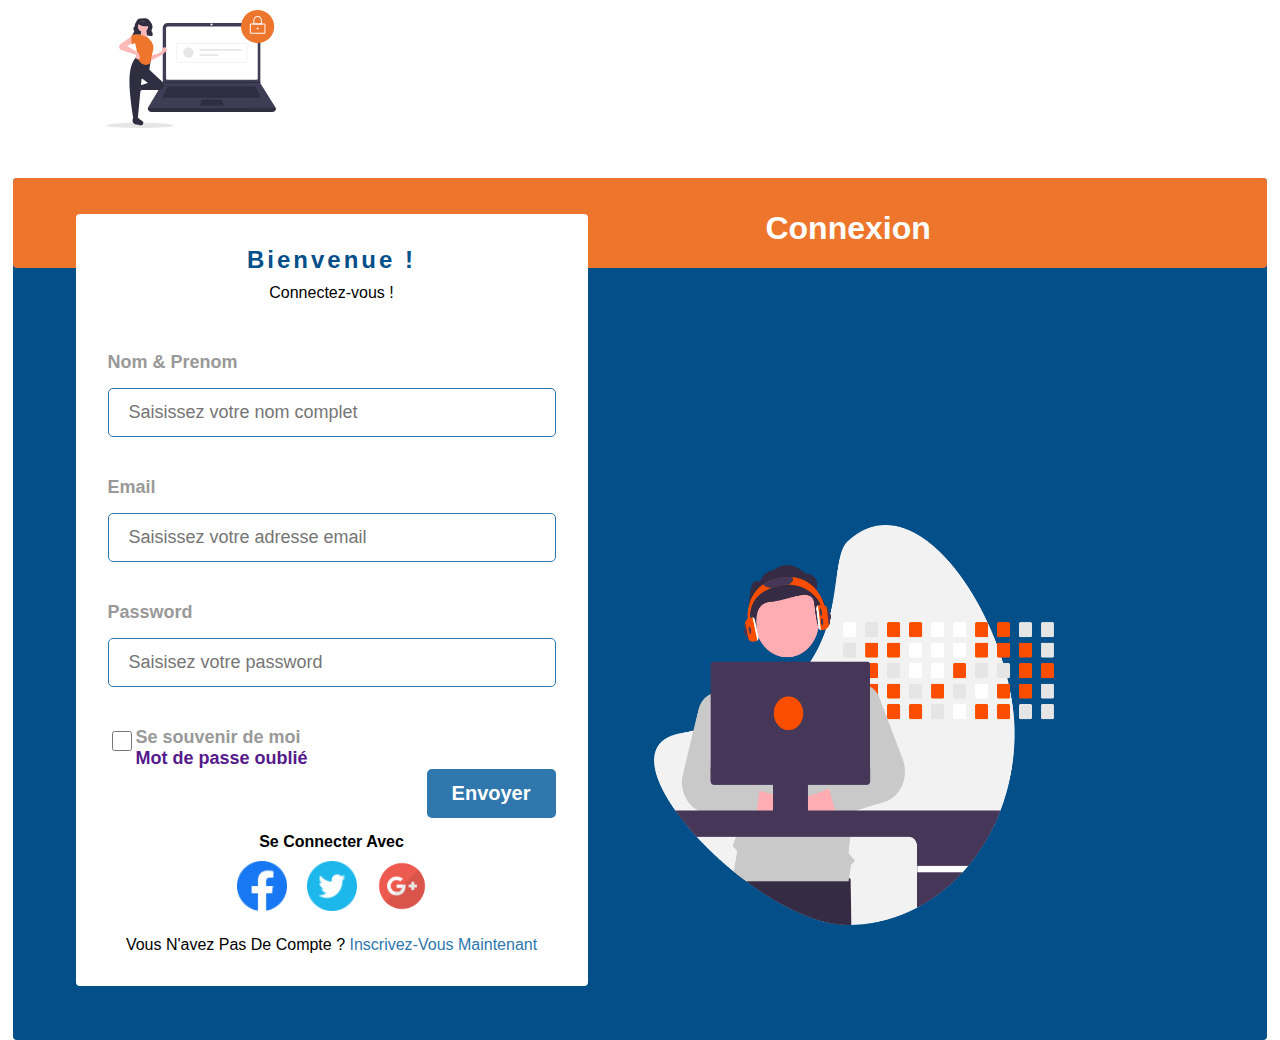
<file: connexion.html>
<!DOCTYPE html>
<html lang="en">
<head>
    <meta charset="UTF-8">
    <meta http-equiv="X-UA-Compatible" content="IE=edge">
    <meta name="viewport" content="width=device-width, initial-scale=1.0">
    <!-- Font Awesome icon -->
    <link rel="stylesheet" href="https://cdnjs.cloudflare.com/ajax/libs/font-awesome/5.9.0/css/all.min.css" integrity="sha512-q3eWabyZPc1XTCmF+8/LuE1ozpg5xxn7iO89yfSOd5/oKvyqLngoNGsx8jq92Y8eXJ/IRxQbEC+FGSYxtk2oiw==" crossorigin="anonymous" referrerpolicy="no-referrer" />   
    <link rel="stylesheet" href="css/style.css">
    <title>Connexion</title>
</head>
<body>
    <header>
        <div class="logo">
            <img src="img/undraw_secure_login_pdn4.svg" alt="" width="250" height="250">
        </div>
        <div class="menu-toogle"><i class="fa fa-bars" aria-hidden="true"></i></div>
        <nav>
            <!-- <ul>
                <li>
                    <a href="./connexion.html" class="active">Acceuil</a>
                </li>
                <li>
                    <a href="./Interactivequiz.html">Test Covid</a>
                </li>
                <li>
                    <a href="./resultat.html">Resultat</a>
                </li>
            </ul> -->
                
        </nav>
        <div class="clear-fix"></div>
    </header>
    <section class="connexion">
        <div class="connexion-title">
            <h1>Connexion</h1>
        </div>
        <div class="connexion-body">
            <div class="connexion-body-left">

            </div>
            <form action="./Interactivequiz.html" class="connexion-body-right">
                <div class="form-title">
                    <h2>Bienvenue !</h2>
                    <p>Connectez-vous !</p>
                </div>
                <div class="form-body">
                    <label for="full-name">Nom & Prenom</label>
                    <input type="text" name="fullName" id="full-name" placeholder="Saisissez votre nom complet">
                    <label for="email">Email</label>
                    <input type="email" name="email" id="email" placeholder="Saisissez votre adresse email">
                    <label for="password" >Password</label>
                    <input type="password" name="password" id="password" placeholder="Saisisez votre password">
                    <div class="other-option">
                        <input type="checkbox" name="remind-me" id="remind-me">
                        <label for="remind-me" >Se souvenir de moi <br> <a href="" id="forgeted-password">Mot de passe oublié</a></label>
                    </div>
                    <input type="submit" value="Envoyer" id="sign-in">
                    <div class="clear-fix"></div>
                </div>
                <div class="form-bottom">
                    <p>Se connecter avec</p>
                    <div class="social-media">
                        <a href="" class="sm-icon">
                            <img src="img/5296499_fb_facebook_facebook logo_icon.png" alt="">
                        </a> 
                        <a href="" class="sm-icon">
                            <img src="img/294709_circle_twitter_icon.png" alt="">
                        </a> 
                        <a href="" class="sm-icon">
                            <img src="img/2308064_account_google_logo_mail_plus_icon.png" alt="">
                        </a> 
                    </div>
                    <p id="sign-up">Vous n'avez pas de compte ? <a href="" >Inscrivez-vous maintenant</a></p>
                </div>
            </form>
            <br clear="both">
        </div>
    </section>
    <script src="./js/connexion.js"></script>
</body>
</html>
</file>
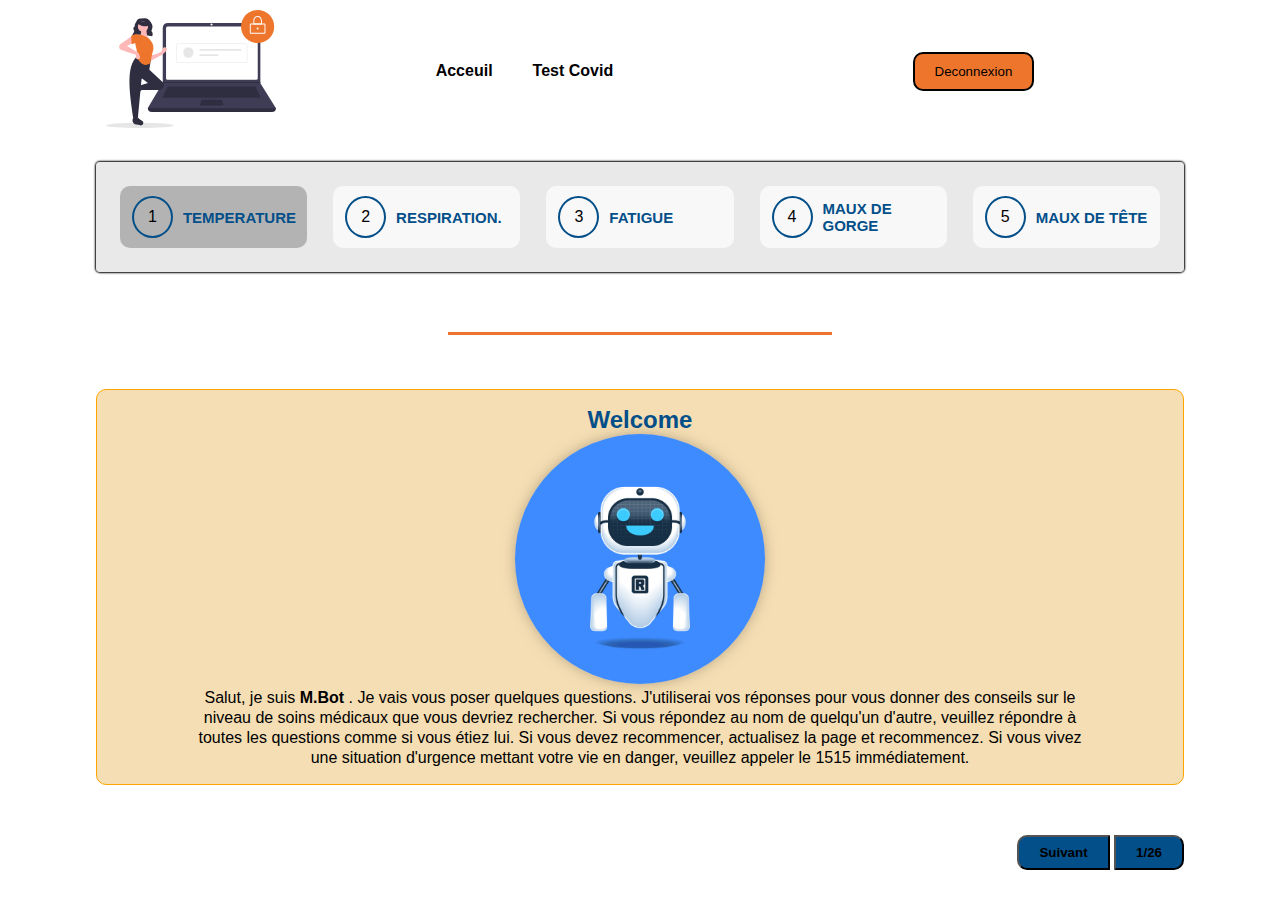
<file: Interactivequiz.html>
<!DOCTYPE html>
<html lang="en">
<head>
    <meta charset="UTF-8">
    <meta http-equiv="Content-Type" content="text/html; charset=UTF-8" />
    <meta http-equiv="X-UA-Compatible" content="IE=edge">
    <meta name="viewport" content="width=device-width, initial-scale=1.0">
    <!-- Font Awesome icon -->
    <link rel="stylesheet" href="https://cdnjs.cloudflare.com/ajax/libs/font-awesome/5.9.0/css/all.min.css" integrity="sha512-q3eWabyZPc1XTCmF+8/LuE1ozpg5xxn7iO89yfSOd5/oKvyqLngoNGsx8jq92Y8eXJ/IRxQbEC+FGSYxtk2oiw==" crossorigin="anonymous" referrerpolicy="no-referrer" />   
    <link rel="stylesheet" href="css/style.css">
    <title>Resultat test Covid 19</title>
    <link rel="stylesheet" href="css/style.css">
</head>
<body>
    <header>
        <div class="logo">
            <img src="img/undraw_secure_login_pdn4.svg" alt="" width="250" height="250">
        </div>
        <div class="menu-toogle"><i class="fa fa-bars" aria-hidden="true"></i></div>
        <nav>
            <ul>
                <ul>
                    <li>
                        <a href="./connexion.html" class>Acceuil</a>
                    </li>
                    <li>
                        <a href="./Interactivequiz" class="active">Test Covid</a>
                    </li>
                </ul>
                
            </ul>
        </nav>
        <div class="clear-fix"></div>
        <button type="button" id="sign-out">Deconnexion</button>
        <div class="clear-fix"></div>
    </header>
    <!-- Sommaire des questions -->
    <div class="summary">
        <div class="summary-item">
            <div class="content active">
                <span class="number">1</span>
                <br cleat="both">
                <p>Temperature</p>
            </div>
        </div>
        <div class="summary-item">
            <div class="content">
                <span class="number">2</span>
                <br cleat="both">
                <p>Respiration.</p>
            </div>
        </div>
        <div class="summary-item">
            <div class="content">
                <span class="number">3</span>
                <br cleat="both">
                <p>Fatigue </p>
            </div>
        </div>
        <div class="summary-item">
            <div class="content">
                <sapn class="number">4</sapn>
                <br cleat="both">
                <p>Maux de gorge</p>
            </div>
        </div>
        <div class="summary-item">
            <div class="content">
                <span class="number">5</span>
                <br cleat="both">
                <p>Maux de tête</p>
            </div>
        </div>
    </div>
    <div class="divider"></div>
    <form action="" autocomplete="off">

    <!-- Presentation et Bienvenue-->
    <div class="questions active ">
        <h2> <span>Welcome</span></h2>
        <img src="/img/robot.png" class="round" alt="Image du bot" width="250" height="250px">
        <p class="question-text">Salut, je suis <strong>M.Bot</strong> . Je vais vous poser quelques questions. J'utiliserai vos réponses pour vous donner des conseils sur le niveau de soins médicaux que vous devriez rechercher. Si vous répondez au nom de quelqu'un d'autre, veuillez répondre à toutes les questions comme si vous étiez lui. Si vous devez recommencer, actualisez la page et recommencez. Si vous vivez une situation d'urgence mettant votre vie en danger, veuillez appeler le 1515 immédiatement. </p>

    </div>
    <!-- Termes et services -->
    <div class="questions ">
        <h2> <span>Note</span></h2>
        <p class="question-text">L'objectif de l'auto-contrôle du coronavirus est de vous aider à prendre des décisions concernant la recherche de soins médicaux appropriés. Ce système n'est pas destiné au diagnostic ou au traitement de maladies, y compris COVID-19. Ce projet a été rendu possible grâce à un partenariat avec la Fondation CDC et est activé par la plateforme Azure de Microsoft. </p>
        <div class="answer ">
            <div class="btn-response">
                <div class="btn-response-item">
                    <input type="radio" name="termes-et-services" id="daccord" value="daccord" >
                    <label for="daccord">Je suis d'accord
                    </label>
                </div>
                <div class="btn-response-item">
                    <input type="radio" name="termes-et-services" id="pas-daccord" value="pas-daccord" >
                    <label for="pas-daccord">Je ne suis pas d'accord
                    </label>
                </div>
            </div>
        </div>
    </div>
    <!-- Vacciné ou pas -->
    <div class="questions">
        <h1>Question <span>1</span></h1>
        <p class="question-text">Êtes-vous complètement vacciné contre le COVID-19 ? (Vous êtes considéré comme complètement vacciné 2 semaines après votre deuxième dose dans une série à deux injections comme les vaccins Pfizer ou Moderna, ou 2 semaines après un vaccin à dose unique comme le vaccin Janssen (Johnson & Johnson).)</p>
        <div class="answer ">
            <div class="btn-response">
                <div class="btn-response-item">
                    <input type="radio" name="vaccin" id="vaccined" value="vaccined">
                    <label for="vaccined">OUI</label>
                </div>
                <div class="btn-response-item">
                    <input type="radio" name="vaccin" id="not-vaccined" value="notvaccined">
                    <label for="not-vaccined">NON
                </div>
            </div>
        </div>
    </div>
    <!-- Age -->
    <div class="questions">
        <h1>Question <span>1</span></h1>
        <p class="question-text">Quel âge avez-vous ?</p>

        <div class="answer  orange-style">
            <select name="user-age" id="user-age">
                <option value="" selected>Selectionnez votre tranche d'âge</option>
                <option value="moins18">moins de 18 ans</option>
                <option value="18-35"> entre 18 et 35ans</option>
                <option value="plus35">plus de 35ans</option>
            </select>
        </div>
    </div>
    <!-- Temperature -->
    <div class="questions">
        <h1>Question <span>1</span></h1>
        <p class="question-text">Votre Temperature</p>
        <div class="answer  orange-style">
            <div class="answer-choice">
                <input type="radio" name="temperature" id="dessous36" value="10">
                <label for="dessous36">En dessous de 36°
                </label>
            </div>
            <div class="answer-choice">
                <input type="radio" name="temperature" id="normal" value="0">
                <label for="normal">Entre 36° et 38°
                </label>
            </div>
            <div class="answer-choice">
                <input type="radio" name="temperature" id="deça38" value="10">
                <label for="deça36">En deça de 38
                </label>
            </div>
        </div>
    </div>
    <!-- Fievre
    Pression Thoracique
    Difficulte respiratoire
    Trouble elocution
    Inconscience 
    Hypotension
    Deshydratation -->
    <!-- symptômes 1: Pression Thoracique-->
    <div class="questions">
        <h1>Question <span>1</span></h1>
        <p class="question-text">Avez-vous ce symptôme : 
             Peau, lèvres ou lits d'ongles pâles, gris ou bleus, selon le teint de la peau Douleur ou pression thoracique intense et constante 
        </p>
        <div class="answer">
            <div class="btn-response">
                <div class="btn-response-item">
                    <input type="radio" name="pression-thoracique" id="oui" value="10">
                    <label for="oui">OUI
                    </label>
                </div>
                <div class="btn-response-item">
                    <input type="radio" name="pression-thoracique" id="non" value="0">
                    <label for="non">NON
                    </label>
                </div>
            </div>
        </div>
    </div>
    <!-- symptômes 2: Difficulte respiratoire-->
    <div class="questions">
        <h1>Question <span>1</span></h1>
        <p class="question-text">Avez-vous ce symptôme :  <br>Difficulté à respirer respiration sifflante, narines gonflées, grognements, ou côtes ou estomac qui bougent profondément et rapidement pendant que vous respirez)</p>
        <div class="answer">
            <div class="btn-response">
                <div class="btn-response-item">
                    <input type="radio" name="difficulte-respiratoire" id="respiration-not-ok" value="30" >
                    <label for="respiration-not-ok">OUI</label>
                </div>
                <div class="btn-response-item">
                    <input type="radio" name="difficulte-respiratoire" id="respiration-ok" value="0" >
                    <label for="respiration-ok">NON</label>
                </div>
            </div>
        </div>
    </div>
    <!-- symptômes 3 : Trouble elocution-->
    <div class="questions">
        <h1>Question <span>1</span></h1>
        <p class="question-text">Avez-vous ce symptôme :  <br>Troubles de l'élocution ou difficulté à parler (nouvelles ou aggravées) </p>
        <div class="answer">
            <div class="btn-response">
                <div class="btn-response-item">
                    <input type="radio" name="troubleElocution" id="elocution-not-ok" value="10">
                    <label for="elocution-not-ok">OUI
                    </label>
                </div>
                <div class="btn-response-item">
                    <input type="radio" name="troubleElocution" id="elocution-ok" value="0">
                    <label for="elocution-ok">NON
                    </label>
                </div>
            </div>
        </div>
    </div>
    <!-- symptome 4:Inconscience -->
    <div class="questions">
        <h1>Question <span>1</span></h1>
        <p class="question-text">Avez-vous ce symptôme :  <br>Nouvelle désorientation (agit de manière confuse) Inconscience ou très difficile à réveiller </p>
        <div class="answer ">
            <div class="btn-response">
                <div class="btn-response-item">
                    <input type="radio" name="inconscience" id="inconscience" value="10">
                    <label for="inconscience">OUI
                    </label>
                </div>
                <div class="btn-response-item">
                    <input type="radio" name="inconscience" id="conscience" value="0">
                    <label for="conscience">NON
                    </label>
                </div>
            </div>
        </div>
    </div>
    <!-- symptômes 5: Signe Hypotension-->
    <div class="questions">
        <h1>Question <span>1</span></h1>
        <p class="question-text">Avez-vous ce symptôme :  <br>Crises nouvelles ou qui s'aggravent Signes d'hypotension (trop faible pour se tenir debout, étourdissements, étourdissements, sensation de froid, peau pâle et moite) </p>
        <div class="answer ">
            <div class="btn-response">
                <div class="btn-response-item">
                    <input type="radio" name="hypotension" id="hypotension-ok" value="20">
                    <label for="hypotension-ok">OUI
                    </label>
                </div>
                <div class="btn-response-item">
                    <input type="radio" name="hypotension" id="hypotension-not-ok" value="0">
                    <label for="hypotension-not-ok">NON
                    </label>
                </div>
            </div>
        </div>
    </div>
    <!-- symptômes 6: Deshydratation-->
    <div class="questions">
        <h1>Question <span>1</span></h1>
        <p class="question-text">Avez-vous ce symptôme :  <br>Déshydratation (lèvres et bouche sèches, pas beaucoup d'urine, yeux enfoncés)</p>
        <div class="answer ">
            <div class="btn-response">
                <div class="btn-response-item">
                    <input type="radio" name="deshydratation" id="deshydratation-ok" value="10">
                    <label for="deshydratation-ok">OUI
                    </label>
                </div>
                <div class="btn-response-item">
                    <input type="radio" name="deshydratation" id="hydratation" value="0">
                    <label for="hydratation">NON
                    </label>
                </div>
            </div>
        </div>
    </div>
    <!-- <div class="questions">
        <h1>Question <span>1</span></h1>
        <p class="question-text">Le CDC recommande ces étapes pour réduire votre risque de contracter et de propager COVID-19 : Obtenez un vaccin COVID-19 dès que possible lorsque vous êtes éligible. Les personnes de 12 ans et plus sont actuellement admissibles. Continuez à suivre les étapes ci-dessous tous les jours jusqu'à ce que vous soyez complètement vacciné.* Portez un masque sur le nez et la bouche.* Restez à au moins 6 pieds des personnes qui ne vivent pas avec vous.* Évitez les zones surpeuplées et les espaces mal ventilés. * Lavez-vous souvent les mains à l'eau et au savon ou utilisez un désinfectant pour les mains contenant au moins 60 % d'alcool.</p>
        <div class="answer orange-style w-70">
            <input type="text" name="" id="">
        </div>
    </div> -->
    <div class="btn">
        <!-- <span id="next">Suivant</span>
        <span id="page-number">1/26</span> -->
        <button type="button" id="next">Suivant</button>
        <button type="button" id="page-number">1/26</button>
    </div>

    </form>
    
    <script src="./js/quiz.js"></script>
</body>
</html>
</file>
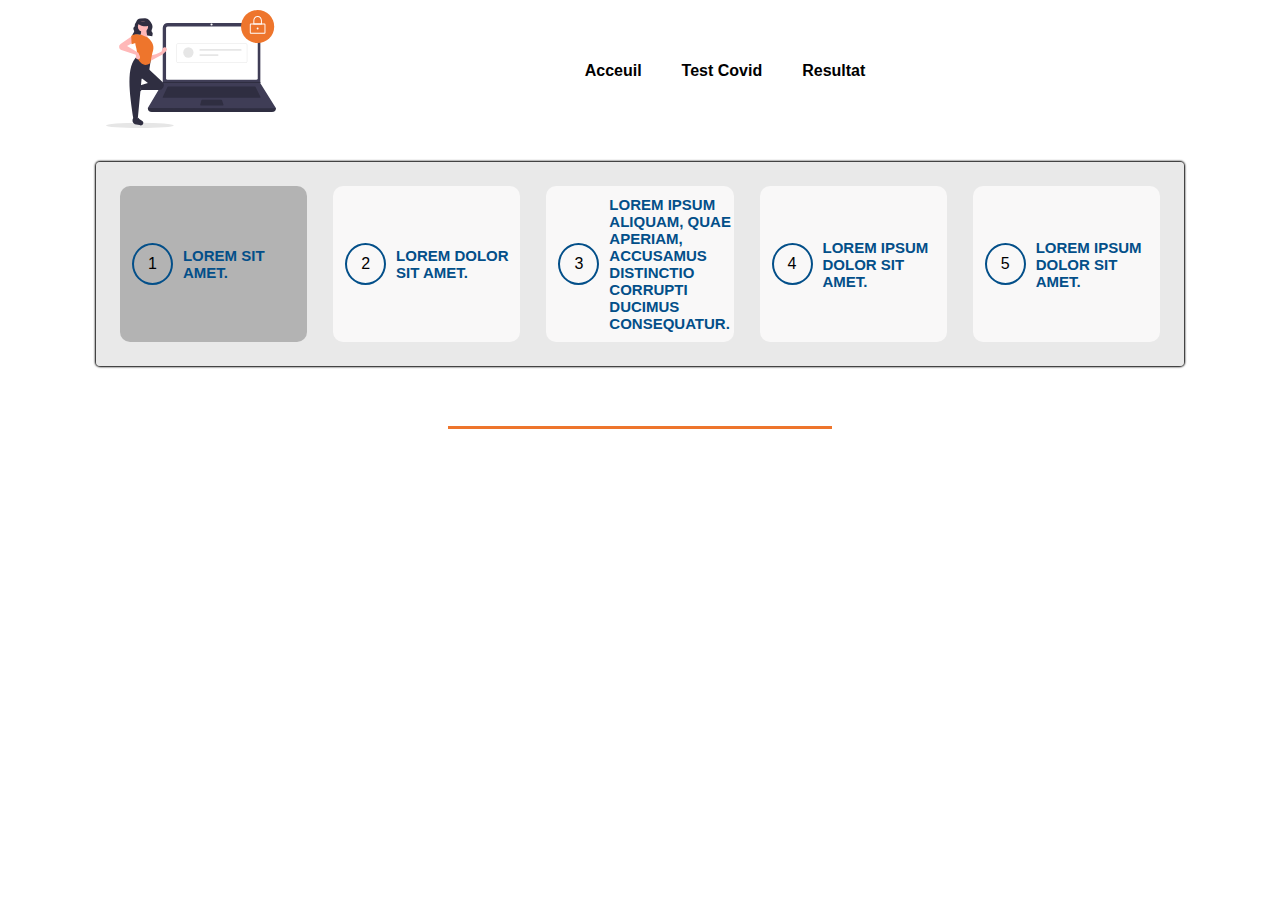
<file: quiz.html>
<!DOCTYPE html>
<html lang="en">
<head>
    <meta charset="UTF-8">
    <meta http-equiv="X-UA-Compatible" content="IE=edge">
    <meta name="viewport" content="width=device-width, initial-scale=1.0">
    <!-- Font Awesome icon -->
    <link rel="stylesheet" href="https://cdnjs.cloudflare.com/ajax/libs/font-awesome/5.9.0/css/all.min.css" integrity="sha512-q3eWabyZPc1XTCmF+8/LuE1ozpg5xxn7iO89yfSOd5/oKvyqLngoNGsx8jq92Y8eXJ/IRxQbEC+FGSYxtk2oiw==" crossorigin="anonymous" referrerpolicy="no-referrer" />   
    <link rel="stylesheet" href="css/style.css">
    <title>Resultat test Covid 19</title>
    <link rel="stylesheet" href="css/style.css">
</head>
<body>
    <header>
        <div class="logo">
            <img src="img/undraw_secure_login_pdn4.svg" alt="" width="250" height="250">
        </div>
        <div class="menu-toogle"><i class="fa fa-bars" aria-hidden="true"></i></div>
        <nav>
            <ul>
                <ul>
                    <li>
                        <a href="./connexion.html" class>Acceuil</a>
                    </li>
                    <li>
                        <a href="./quiz.html" class="active">Test Covid</a>
                    </li>
                    <li>
                        <a href="./resultat.html">Resultat</a>
                    </li>
                </ul>
                
            </ul>
        </nav>
        <div class="clear-fix"></div>
    </header>
    <!-- Sommaire des questions -->
    <div class="summary">
        <div class="summary-item">
            <div class="content active">
                <span class="number">1</span>
                <p>Lorem  sit amet.</p>
            </div>
        </div>
        <div class="summary-item">
            <div class="content">
                <span class="number">2</span>
                <p>Lorem  dolor sit amet.</p>
            </div>
        </div>
        <div class="summary-item">
            <div class="content">
                <span class="number">3</span>
                <p>Lorem ipsum  aliquam, quae aperiam, accusamus distinctio corrupti ducimus consequatur.</p>
            </div>
        </div>
        <div class="summary-item">
            <div class="content">
                <sapn class="number">4</sapn>
                <p>Lorem ipsum dolor sit amet.</p>
            </div>
        </div>
        <div class="summary-item">
            <div class="content">
                <span class="number">5</span>
                <p>Lorem ipsum dolor sit amet.</p>
            </div>
        </div>
    </div>
    <div class="divider"></div>
    <div class="questions">
        <h1>Question</h1>
        <p class="question-text">Lorem ipsum dolor sit amet. Lorem, ipsum.</p>
        <p class="question-text">Lorem ipsum dolor sit amet Lorem ipsum dolor sit.adipisicing elit. </p>
        <div class="answer">
            <div class="answer-choice">
                <input type="radio" name="answer-choice" id="answer-1" checked>
                <label for="answer-1">Lorem provident? Animi, repellat quis. Sit, rerum aliquam repellendus eveniet enim labore ea quos sequi?</label>
            </div>
            <div class="answer-choice">
                <input type="radio" name="answer-choice" id="answer-2" >
                <label for="answer-2">Lorem provident? Animi, repellat quis. Sit, rerum aliquam repellendus eveniet enim labore ea quos sequi?</label>
            </div>
            <div class="answer-choice">
                <input type="radio" name="answer-choice" id="answer-3" >
                <label for="answer-3">Lorem provident? Animi, repellat quis. Sit, rerum aliquam repellendus eveniet enim labore ea quos sequi?</label>
            </div>
            <div class="answer-choice">
                <input type="radio" name="answer-choice" id="answer-4" >
                <label for="answer-4">Lorem provident? Animi, repellat quis. Sit, rerum aliquam repellendus eveniet enim labore ea quos sequi?</label>
            </div>
            <div class="answer-choice">
                <input type="radio" name="answer-choice" id="answer-5" >
                <label for="answer-5">Lorem provident? Animi, repellat quis. Sit, rerum aliquam repellendus eveniet enim labore ea quos sequi?</label>
            </div>
        </div>
        <div class="btn">
            <span id="next">Suivant</span>
            <span id="page-number">1/26</span>
        </div>
    </div>
    <script src="./js/quiz.js"></script>
</body>
</html>
</file>
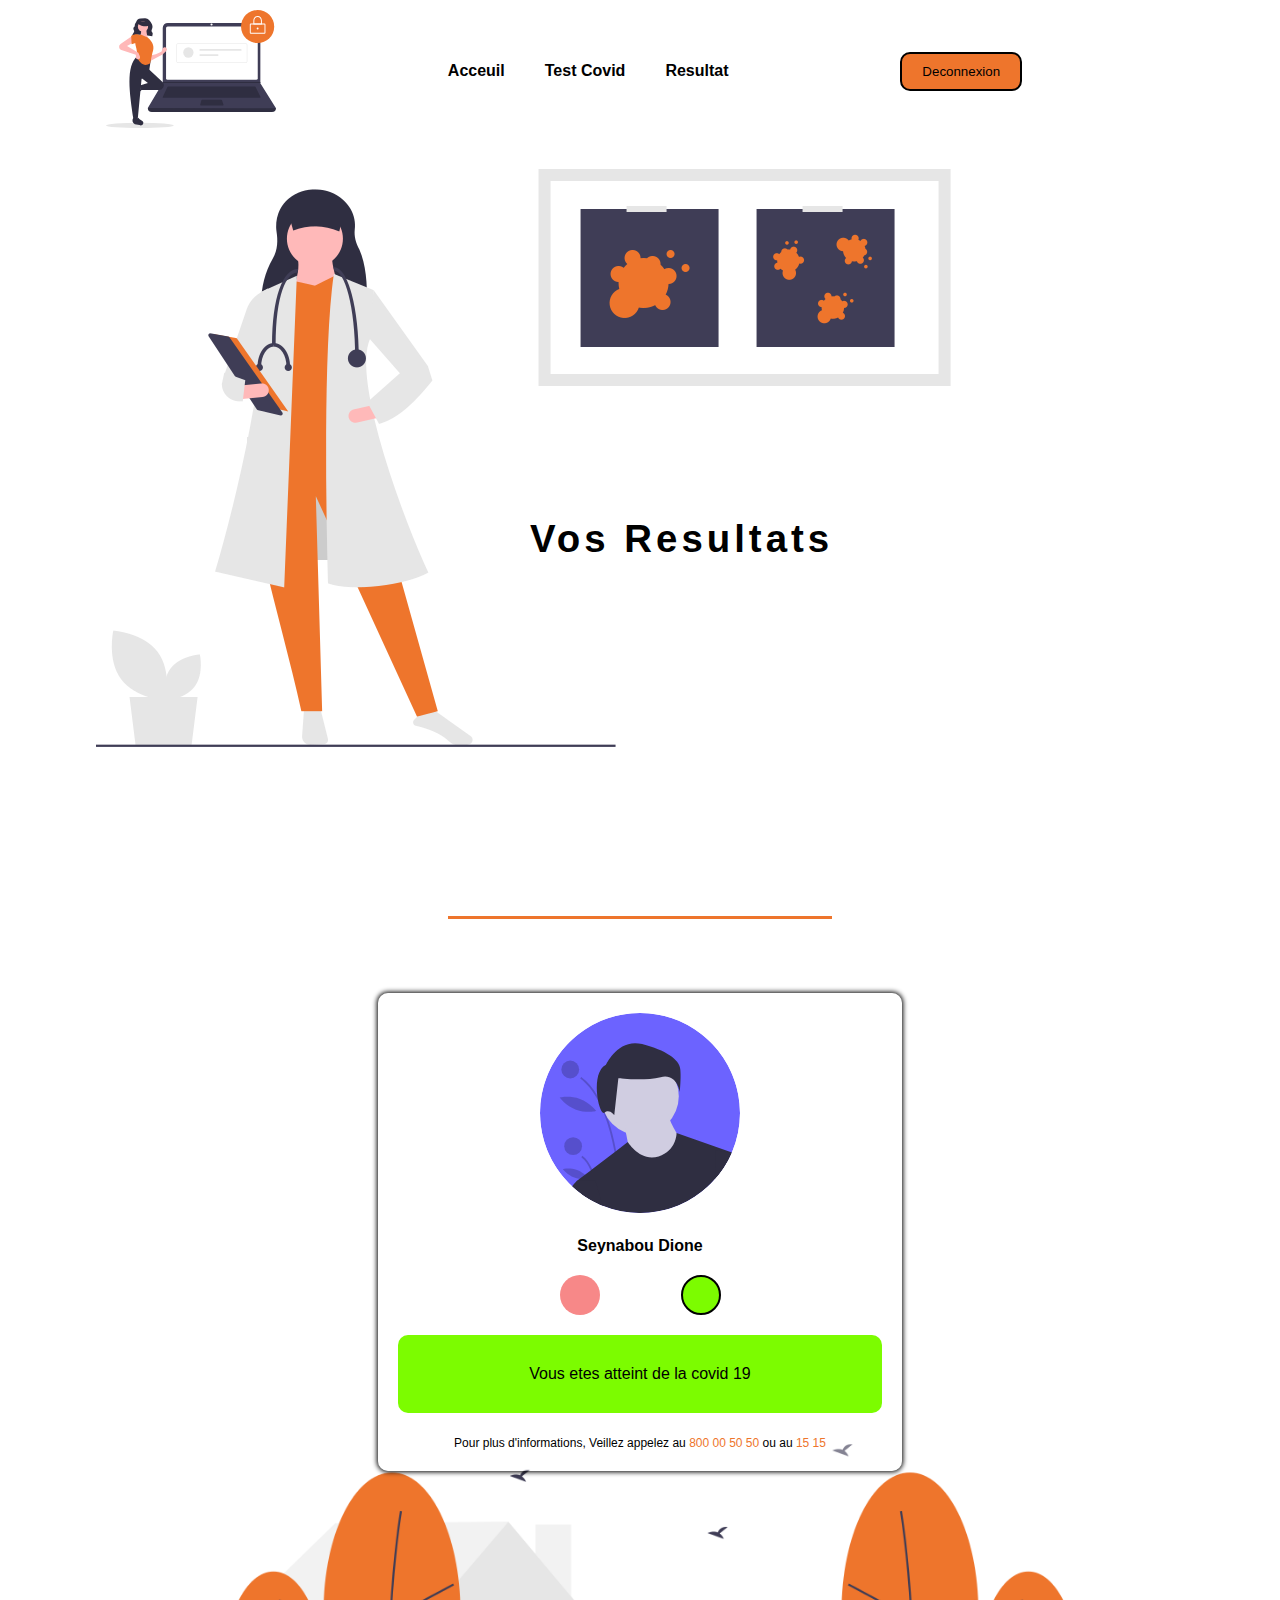
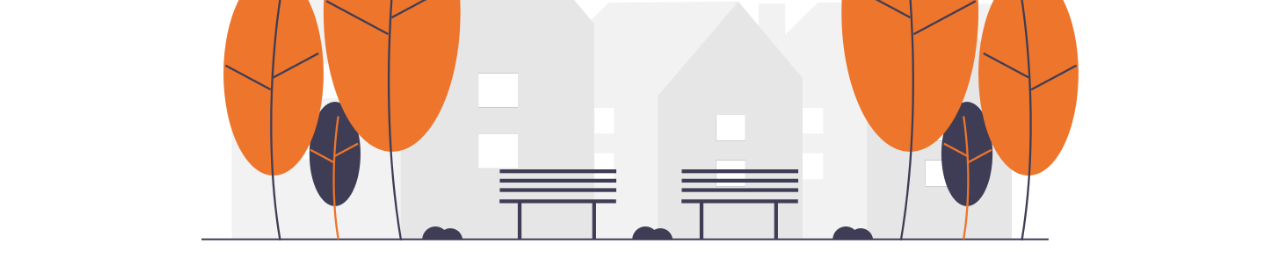
<file: resultat.html>
<!DOCTYPE html>
<html lang="en">
<head>
    <meta charset="UTF-8">
    <meta http-equiv="X-UA-Compatible" content="IE=edge">
    <meta name="viewport" content="width=device-width, initial-scale=1.0">
    <!-- Font Awesome icon -->
    <link rel="stylesheet" href="https://cdnjs.cloudflare.com/ajax/libs/font-awesome/5.9.0/css/all.min.css" integrity="sha512-q3eWabyZPc1XTCmF+8/LuE1ozpg5xxn7iO89yfSOd5/oKvyqLngoNGsx8jq92Y8eXJ/IRxQbEC+FGSYxtk2oiw==" crossorigin="anonymous" referrerpolicy="no-referrer" />   
    <link rel="stylesheet" href="css/style.css">
    <title>Teste Covid 19</title>
</head>
<body>
    <header>
        <div class="logo">
            <img src="img/undraw_secure_login_pdn4.svg" alt="" width="250" height="250">
        </div>
        <div class="menu-toogle"><i class="fa fa-bars" aria-hidden="true"></i></div>
        <nav>
            <ul>
                <li>
                    <a href="./connexion.html">Acceuil</a>
                </li>
                <li>
                    <a href="./Interactivequiz.html">Test Covid</a>
                </li>
                <li>
                    <a href="./resultat.html" class="active">Resultat</a>
                    </li>
                </ul>
        </nav>
        <button type="button" id="sign-out">Deconnexion</button>
        <div class="clear-fix"></div>
    </header>
    
    <section id="section1">
        <div class="result-illustration">
            <img src="img/undraw_medical_research_qg4d.png" alt="" >
        </div>
        <div class="result-indication">
            <p>Vos resultats</p>
            <div class="result-icons">
                <i class="fa fa-angle-double-down" aria-hidden="true"></i>
                <i class="fa fa-angle-double-down" aria-hidden="true"></i>
                <i class="fa fa-angle-double-down" aria-hidden="true"></i>
            </div>
        </div>
    </section>
    <div class="divider"></div>
    <section id="section2">
        <div class="user-result">
            <div class="user-profil">
                <img src="img/undraw_male_avatar_323b.svg" alt="" class="" width="200" height="200">
                <div class="user-name">Seynabou Dione</div>
                <div class="user-icons">
                    <div class="icon-item">
                        <i class="fa fa-check" aria-hidden="true"></i>
                    </div>
                    <div class="icon-item">
                        <i class="fa fa-times" aria-hidden="true"></i>
                    </div>
                </div>
                
            </div>
            <div class="user-result-test">
                <p>Vous etes atteint de la covid 19</p>
            </div>
            <span> Pour plus d'informations, Veillez appelez au <a href="">800 00 50 50</a> ou au <a href="">15 15</a></span>
        </div>
    </section>
    <script src="./js/result.js"></script>
</body>
</html>
</file>
<file: css/style.css>
/* fonts  */
@font-face {
    font-family:"Roboto-regular";
    src:url(../font/Roboto-Regular.ttf);
}
@font-face {
    font-family:"Roboto-light";
    src:url(../font/Roboto-light.ttf);
}
@font-face {
    font-family:"Roboto-bold";
    src:url(../font/Roboto-bold.ttf);
}

*{
    padding: 0;
    margin:0;
    box-sizing: border-box;
    font-family: Verdana, Geneva, Tahoma, sans-serif;
}
a{
    text-decoration: none;
}
.container{
    width: 100%;
    min-height: 100vh;
}
header{
    width: 85%;
    position: relative;
    margin: 0 auto;
    padding: 10px;
    display: flex;
    align-items: center;
    justify-content: space-between;
}
.logo{
    width: 170px;
    height: auto;
    float: left;
}
.logo img{
    width: 100%;
    height: auto;
}
header nav{
    float: right;
    /* margin-top: 20px; */
}
header nav ul {
    display: flex;
}
nav ul li{
    list-style: none;
}
nav ul li a{
    display: block;
    color: black;
    font-weight: bold;
    margin: 10px 0;
    padding: 10px 20px;
}
nav ul li a:hover{
    background:#EE752C;
    color: #ffffff;
    transition: 0.1s;
}

.clear-fix{
    clear: both;
}
.connexion{
    position: relative;
    width: 98%;
    min-height: 75vh;
    background-image: url(../img/developer.png);
    background-color:#034F89;
    background-position: bottom 25% right 25% ;
    background-size: 25rem 25rem;
    background-repeat: no-repeat;
    margin: 4vh auto 0 auto;
    border-radius: 4px;
}
.connexion-title{
    position: relative;
    background: #EE752C;
    padding: 4vh auto;
    height: 10vh;
    border-radius: 4px;

}
.connexion-title h1{
    width: 40%;
    float: right;
    padding-top: 1em;
    color: #fff;
}
.connexion-body{
    height: auto;
    min-height: 80vh;
}
.connexion-body-right{
    position: relative;
    top: -6vh;
    float: left;
    margin-left: 5%;
    width: 40vw;
    min-height: 75vh;
    font-family: "Roboto-Regular";
    background-color: #ffffff;
    border-radius: 4px;
    text-align:center;
    padding: 2em;
}
/* .connexion-body-right{
position: absolute;
left: 5%;
bottom: 1%;
width: 40vw;
min-height: 75vh;
font-family: "Roboto-Regular";
background-color: #ffffff;
border-radius: 4px;
text-align:center;
padding: 2em;
} */
.form-title{
    margin-bottom: 50px;
}
.form-title h2{
    color: #034F89;
    letter-spacing: 3px;
    margin-bottom: 10px;
}
.form-body {
    text-align: left;
}
.form-body label{
    display: block;
    font-size: 18px;
    font-weight: 600;
    color: #999999;
}

input#email, input#password,input#full-name{
    display: block;
    width: 100%;
    margin-bottom: 40px;
    margin-top: 15px;
    padding: 13px 20px;
    font-size: 18px;
    border-radius: 5px;
    outline:none;
    border: 1px solid  #2f77ad;
    color: #999999;

}
input#sign-in{
    display: block;
    background: #2f77ad;
    float: right;
    font-size: 20px;
    font-weight: bold;
    color: #ffffff;
    padding: 13px 25px;
    outline: none;
    border-radius: 5px;
    border-width: 0;
    transition: 0.3S;
}
input#sign-in:hover{
    box-shadow: 1px 1px 5px #000;
}
input#email:focus, input#password:focus{
    outline:2px solid #034F89;
}
.other-option{
    display: flex;
    align-items: flex-start;
}
input[name="remind-me"]{
    width: 20px;
    height: 20px;
    margin: 4px ;
}  

.form-bottom{
    text-align: center;
}
.form-bottom p{
    font-size: 16px;
    margin-top: 15px;
    text-transform: capitalize;
    font-weight: 600;
}
.social-media{
    display: flex;
    align-items: center;
    justify-content: center;
}
.sm-icon{
    width: 50px;
    height: 50px;
    margin: 10px 10px;
    transition: 0.4s;
}
.sm-icon img{
    width: 100%;
    height: auto;
}

.menu-toogle{
    display: none;
}
p#sign-up a {
    color: #2f77ad;
}
p#sign-up{
    font-weight: lighter;
}
p#sign-up a {
    color: #2f77ad;
    transition: 0.3s;
}
p#sign-up a:hover {
    color:#EE752C;
}

@media(max-width: 1020px){
    header{
        width: 100%;
        display: block;
        position: relative;
    }
    header nav{
        width: 100%;
        float: none;
         /* margin-top: 20px; */
        position: relative;
    }
    header nav ul{
        width: 100%;
    }
    nav ul li a{
        margin: 0;
    }
    .menu-toogle{
        width: 50px;
        height: 50px;
        float: right;
        margin: 20px 0;
        position: relative;
        display: flex;
        align-items: center;
        justify-content: center;
        font-size: 25px;
        color: #034F89;
        transition: 0.2s;
        background-color:#034F89;
        color:#fff;
        border: 1px solid #034F89;
    }
    .menu-toogle:hover {
        color:#034F89;
        background-color:#fff;
    }
    #sign-out{
        float: right;
        margin: 10px 0;
        border-radius: 10px;
        background-color: #EE752C;
        border: 2px solid;
        color: #000;
    }

    header nav{
    width: 100%;
    display: flex;
    }
    header nav ul {
        display: block;
        text-align: center;
        background-color: #103f63;
    }
    nav ul li a{
        border-bottom: 1px dotted;
    }

    .connexion-body-right {
        position: relative;
        float: none;
        width: 80vw;
        margin: 5vh auto 0;
        /* min-height: 70vh; */
        text-align: center;
        padding: 2em;
        top: 0;
    }
    /* .connexion-body-right{
        position: absolute;
        left: 10%;
        bottom: 1%;
        width: 80vw;
        min-height: 70vh;
        text-align:center;
        padding: 2em;
    } */
    
    input#email, input#password, input#full-name{
        display: block;
        width: 100%;
        margin-bottom: 40px;
        margin-top: 10px;
        padding: 20px;
        font-size: 13px;
    }
    /*Connexion Title*/
    .connexion-title h1{
        width: 100%;
        float: none;
        text-align: center;
        color: #fff;
    }
        
}
/*===============*/
/*Summary from result page*/
/*===============*/
.summary{
    width: 85%;
    margin: 20px auto 60px;
    padding: 1em;
    background: lightgrey;
    background: #d3d3d382;
    border-radius: 4px;
    box-shadow:0px 0px 2px 1px #000;
    display: grid;
    grid-template-columns: repeat(5,1fr);
    grid-gap: 10px;
}
.summary .summary-item{
    padding: 8px ;
} 
.summary-item .content.active{
    background-color: #0000003b;
}
.summary-item .content{
    display: flex;
    align-items: center;
    background: #6e6b6794;
    background: #fffefdb3;
    border-radius: 10px;
    padding: 10px 2px;
    width: 100%;
    height: 100%;
}

.summary-item .content.active{
    background-color: #0000003b;
}
.summary-item .content .number{
    float: left;
    padding: 10px 14px;
    margin: 0 10px;
    border: 2px solid #034F89;
    border-radius: 50%;
    transition: 0.4s;
}
.summary-item .content .number:hover{
    background-color: #fff;
}
.summary-item .content>p{
    max-width: 100%;
    font-size: 15px;
    font-weight: bold;
    text-transform: uppercase;
    color: #034F89;
}
.divider{
    width: 30%;
    height: 3px;
    margin: 6vh auto;
    background-color: #EE752C;
}
/*===============*/
/*Sign Out Button for result page*/
/*===============*/
#sign-out{
    padding: 10px 20px;
    border-radius: 10px;
    background-color: #EE752C;
    border: 2px solid;
    color: #000;
}
#sign-out:hover{
    background-color: #EE752C;
    color: #ffffff;
}
@media screen and (max-width:1020px) {
    .summary{
        width: 85%;
        margin: 20px auto 60px;
        padding: 1em;
        background: lightgrey;
        background: #d3d3d382;
        border-radius: 4px;
        box-shadow:0px 0px 2px 1px #000;
        display: flex;
        flex-direction: column;
        box-shadow: rgba(0, 0, 0, 0.1) 0px 10px 15px -3px, rgba(0, 0, 0, 0.05) 0px 4px 6px -2px;
    }

    .summary-item .content{
        display: flex;
        align-items: center;
        margin: 10px auto;
        background: #6e6b6794;
        background: #fffefdb3;
        border-radius: 10px;
        padding: 10px 0;
    } 

    .summary-item .content .number{
        float: none;
    }

}
/*===============*/
/*Questions and reponse of user for result page*/
/*===============*/
.questions{
    display: none;
    width: 85%;
    border: 1px solid orange;
    margin: 0 auto ;
    padding: 1em;
    text-align: center;
    border-radius: 10px;
    margin-bottom: 50px;
    opacity: 0;
    transition: opacity 1s linear ;
}
.questions.active{
    /* transition: display 1s ease-in-out ; */
    opacity:1;
    display: block;
    background-color: wheat;
}
.questions h2{
    color: #034F89;
}
.round{
    border-radius: 50%;
    /* box-shadow:0px 0px 5px 2px; */
    box-shadow: 0px 0px 18px -6px rgba(0,0,0,0.54)
}
.questions h1{
    color: #034F89;
    font-size: 24px;
    font-weight: bold;
    margin-bottom: 10px;
}
.question-text, .questions h1{
    font-family: "Roboto-bold";
    font-family: Verdana, Geneva, Tahoma, sans-serif;
    line-height: 20px;
}
.question-text{
    font-weight: normal;
    width: 70vw;
    margin: 0 auto;
}
.answer{
    border-radius: 10px;
    padding: 10px;
    display: grid;
    font-family: sans-serif;
    font-weight: 500;
    margin: 50px auto;
}
.w-70{
    width: 70% !important;

}
.answer-grid{
    grid-template-columns: repeat(5,1fr);
    grid-gap: 5px;
}
.answer >input, .answer>select{
    width: 100%;
    font-size: 17px;
    color: #645e5e;
    margin: 0 auto;
    padding: 10px;
}
.orange-style{
    background:#EE752C;
    box-shadow: 0 0 5px 2px #EE752C;

}
.answer .answer-choice{
    text-align: center;
    display: flex;
    flex-direction: column;
    justify-content: center;
    color: #ffffff;
    font-family: 'Times New Roman', Times, serif;
    font-weight: 400;
}
.answer-choice input{
    width: 15px;
    height: 15px;
    margin: 0 auto;
}
.btn{
    width: 100%;
    text-align: right;
    margin:30px 0 0;
    color: #ffffff;
}
.btn #next:hover{
    box-shadow: 0 0 5px 2px #034F89;
    transition: .4s;
}
.btn #next{
    padding: 8px 20px;
    font-weight: bold;
    background-color: #034F89;
    border-bottom-left-radius: 10px;
    border-top-left-radius: 10px;
    cursor: pointer;
}
.btn #page-number{
    padding: 8px 20px;
    font-weight: bold;
    background-color: #034F89;
    border-bottom-right-radius: 10px;
    border-top-right-radius: 10px;
}
section#section1{
    position: relative;
    width: 85%;
    margin: 0 auto;
    min-height: 80vh;
    /* background-image: url(../img/undraw_medical_research_qg4d.png); */
    background-repeat: no-repeat;
    background-size: auto 100%;
}
section .result-indication{
    position: absolute;
    right: 5%;
    top: 50%;
    width: 70vmax;
    /* background-color: #EE752C;
    background-color: #f3a16ff5; */
    border: 1px solid dotted;
    text-align: center;
    padding: 0.4cm;
}
.result-indication p{
    font-size: 3vw;
    font-weight: bold;
    text-transform: capitalize;
    letter-spacing: 4px;
}

.user-result span{
    font-weight: light;
    font-size: 12px;
}
.user-result span a{
    color: #EE752C;
}
.user-result span a:hover{
    font-weight: bold;
    transition: .4s;
}
.result-icons i{
    margin: 15px;
}
.result-icons{
    font-size: 3vw;
}
.btn {
    width: 85%;
    margin: 0 auto;
}
@media screen and (max-width:1020px) {
    .questions{
        width: 95%;
    }
    .questions h1{
        font-size: 20px;
    }
    .answer{
        display: flex;
        flex-direction: column;
        border-radius: 10px;
        padding: 10px;
        grid-gap: 5px;
        font-family: sans-serif;
        font-weight: 500;
        margin: 50px auto;
    }
    .answer .answer-choice label{
        font-size: 15px;
    }
    .answer .answer-choice input{
        margin: 10px;
        width: 25px;
        height: 25px;
    }

    .answer .answer-choice{
        text-align: left;
        display: flex;
        margin: 10px auto;
        align-items: center;
        flex-direction: row;
        color: #ffffff;
        font-family: 'Times New Roman', Times, serif;
        font-weight: 400;
    }
    .btn #next,.btn #page-number{
        font-size: 15px;
    }
    
}
/*===============*/
/*Section 2: Result of user for result page*/
/*===============*/
section#section2{
    position: relative;
    width: 85%;
    margin: 0 auto;
    padding: 20px;
    min-height: 100vh;
    background-image: url(../img/undraw_empty_street_sfxm.png);
    background-repeat: no-repeat;
    background-size: contain;
    background-position: bottom ;
}
#section2 .user-result{
    width: 50%;
    margin:0 auto;
    padding: 20px;
    background-color: #ffffff5c;
    text-align: center;
    box-shadow: 0 0 5px 1px #000;
    border-radius: 10px;

}

.user-profil img{
    max-width: 100%;
    height: auto;
    border-radius: 50%;
}
.user-name{
    font-weight: 600;
    margin: 20px auto;
}
.user-icons{
    width: 50%;
    margin: auto;
    display: flex;
    align-items: center;
    justify-content: space-around;
}
.icon-item{
    width: 40px;
    height: 40px;
    border-radius: 50%;
    display: flex;
    align-items: center;
    justify-content: center;
}
.icon-item:nth-child(1){
    background-color: rgb(247, 136, 136);
}
.icon-item:nth-child(2){
    background-color: lawngreen;
    border: 2px solid #000;
}
.user-result-test{
    padding: 30px 20px;
    background-color: lawngreen;
    border-radius: 10px;
    margin: 20px auto;
}
.btn-response{
    width: 80%;
    margin: 0 auto;
    display: flex;
    align-items: center;
    justify-content: center;
}

.btn-response button, .btn-response label{
    margin: 0 20px;
    padding: 10px 20px;
    border-radius: 10px;
    background-color: #EE752C;
}
.btn-response button, .btn-response label:hover{
    background-color: green;
    transition: background-color 0.4s ease-in-out;
}
.btn-response input[type="radio"]{
    display: none;
}
/* .btn-response input#oui:checked ~ label[for="oui"]{
    background-color: green;
 }
 .btn-response input#non:checked ~ label[for="non"]{
    background-color: green;
 } */
.btn-response input[type="radio"]:checked ~ label{
    background-color: green;
} 

@media(max-width: 1020px){
    #section2 {
        background-position: left ;
    }
    #section2 .user-result{
        width: 90%;
    }
    section .result-indication{
    position: absolute;
    right: 5%;
    top: 50%;
    width: 70vmax;
    /* background-color: #EE752C;
    background-color: #f3a16ff5; */
    border: 1px solid dotted;
    text-align: center;
    padding: 0.4cm;
}
    section .result-indication{
        position: relative;
        width: 90%;
        margin: 0 auto;
        right: 0;
        top: 50%;
        /* background-color: #EE752C;
        background-color: #f3a16ff5; */
    }
    .result-indication p{
        font-size: 5vw;
        font-weight: bold;
    }
    .user-result span{
        font-size: 12px;
    }

  
}
</file>
